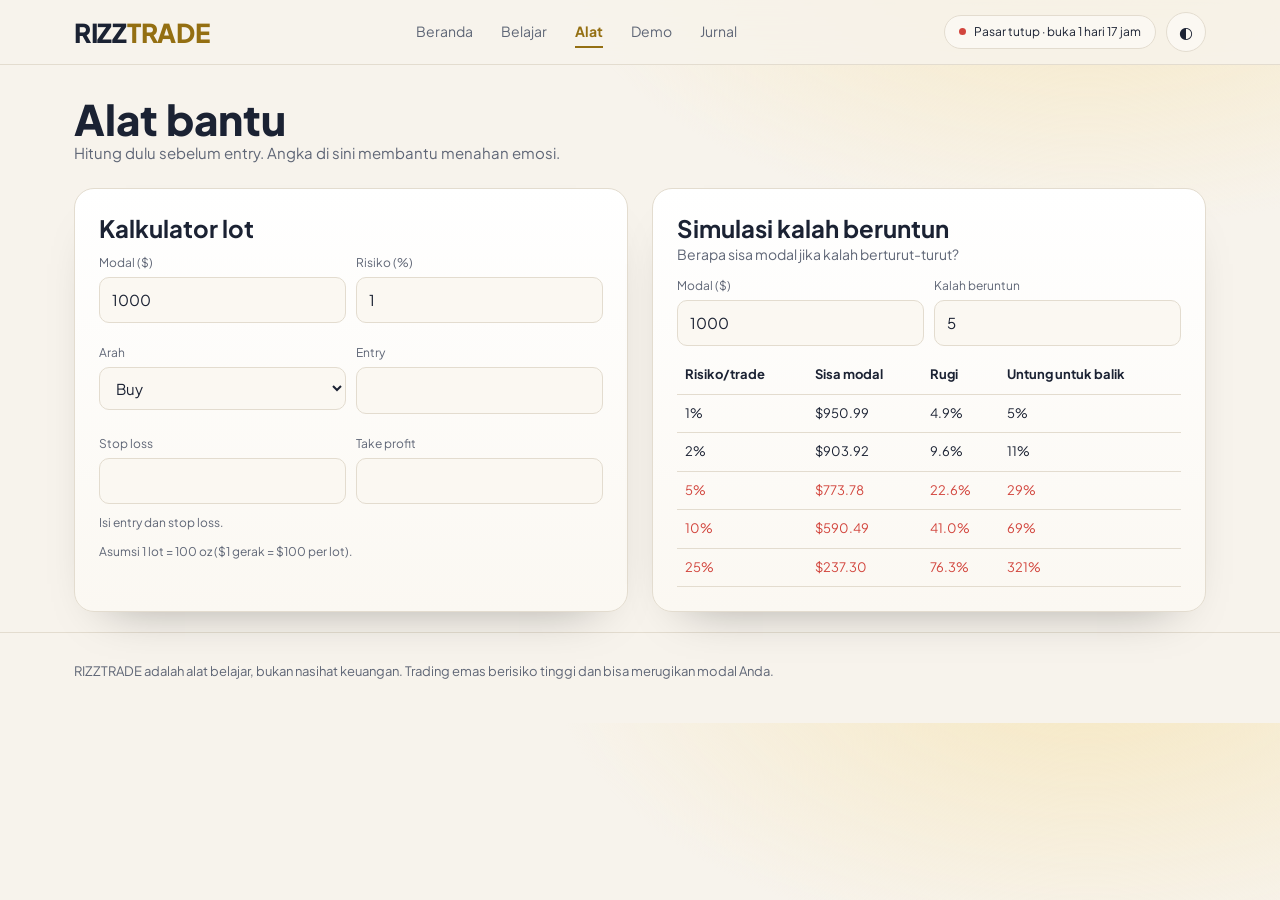
<file: rizztrade/alat.html>
<!DOCTYPE html><html lang="id"><head><meta charset="utf-8"><meta name="viewport" content="width=device-width, initial-scale=1, viewport-fit=cover"><title>Alat · RIZZTRADE</title><link rel="preconnect" href="https://fonts.googleapis.com"><link rel="preconnect" href="https://fonts.gstatic.com" crossorigin><link href="https://fonts.googleapis.com/css2?family=Plus+Jakarta+Sans:wght@400;500;700;800&display=swap" rel="stylesheet"><link rel="stylesheet" href="style.css"><script src="theme.js"></script></head><body><script src="common.js"></script><main class="w page"><h1>Alat bantu</h1><p class="mu">Hitung dulu sebelum entry. Angka di sini membantu menahan emosi.</p><div class="cols">
<div class="card"><h3>Kalkulator lot</h3><div class="f2"><div><label for="kb">Modal ($)</label><input id="kb" type="number" value="1000"></div><div><label for="kr">Risiko (%)</label><input id="kr" type="number" value="1" step="0.1"></div><div><label for="kd">Arah</label><select id="kd"><option value="1">Buy</option><option value="-1">Sell</option></select></div><div><label for="ke">Entry</label><input id="ke" type="number" step="0.01"></div><div><label for="ks">Stop loss</label><input id="ks" type="number" step="0.01"></div><div><label for="kt">Take profit</label><input id="kt" type="number" step="0.01"></div></div><div id="ko" style="margin-top:10px"></div><div class="note">Asumsi 1 lot = 100 oz ($1 gerak = $100 per lot).</div></div>
<div class="card"><h3>Simulasi kalah beruntun</h3><p class="mu" style="font-size:14px">Berapa sisa modal jika kalah berturut-turut?</p><div class="f2"><div><label for="sm">Modal ($)</label><input id="sm" type="number" value="1000"></div><div><label for="sn">Kalah beruntun</label><input id="sn" type="number" value="5"></div></div><div class="tbl" style="margin-top:10px"><table><thead><tr><th>Risiko/trade</th><th>Sisa modal</th><th>Rugi</th><th>Untung untuk balik</th></tr></thead><tbody id="tb"></tbody></table></div></div></div></main><footer><div class="w">RIZZTRADE adalah alat belajar, bukan nasihat keuangan. Trading emas berisiko tinggi dan bisa merugikan modal Anda.</div></footer><script>const $=i=>document.getElementById(i),f=(n,d=2)=>Number(n).toLocaleString("en-US",{minimumFractionDigits:d,maximumFractionDigits:d});
function kalk(){const B=+$("kb").value,R=+$("kr").value,D=+$("kd").value,E=+$("ke").value,S=+$("ks").value,T=+$("kt").value,o=$("ko");if(!(E&&S)){o.innerHTML='<div class="note">Isi entry dan stop loss.</div>';return}
const sd=(E-S)*D;if(sd<=0){o.innerHTML='<div class="note dn">Stop loss harus di bawah entry untuk Buy, atau di atas entry untuk Sell.</div>';return}
const risk=B*R/100,lot=risk/(sd*100);let h=(R>2?'<div class="note dn">Risiko di atas 2% per trade berbahaya untuk pemula.</div>':'')+`<div class="row"><span>Risiko maksimal</span><b>$${f(risk)}</b></div><div class="row"><span>Jarak stop loss</span><b>$${f(sd)}</b></div><div class="row"><span>Lot disarankan</span><b style="color:var(--ac)">${f(lot)}</b></div>`;
if(T){const td=(T-E)*D;h+=td>0?`<div class="row"><span>Potensi untung</span><b class="up">$${f(td*100*lot)}</b></div><div class="row"><span>Risk : Reward</span><b>1 : ${f(td/sd)}</b></div>`:'<div class="note dn">Take profit di sisi yang salah.</div>'}o.innerHTML=h}
["kb","kr","kd","ke","ks","kt"].forEach(i=>$(i).oninput=kalk);kalk();
function sim(){const M=+$("sm").value,n=+$("sn").value;$("tb").innerHTML=[1,2,5,10,25].map(r=>{const l=M*Math.pow(1-r/100,n),ls=1-l/M;return`<tr class="${r>2?"dn":""}"><td>${r}%</td><td>$${f(l)}</td><td>${f(ls*100,1)}%</td><td>${f((1/(1-ls)-1)*100,0)}%</td></tr>`}).join("")}
["sm","sn"].forEach(i=>$(i).oninput=sim);sim();</script></body></html>
</file>
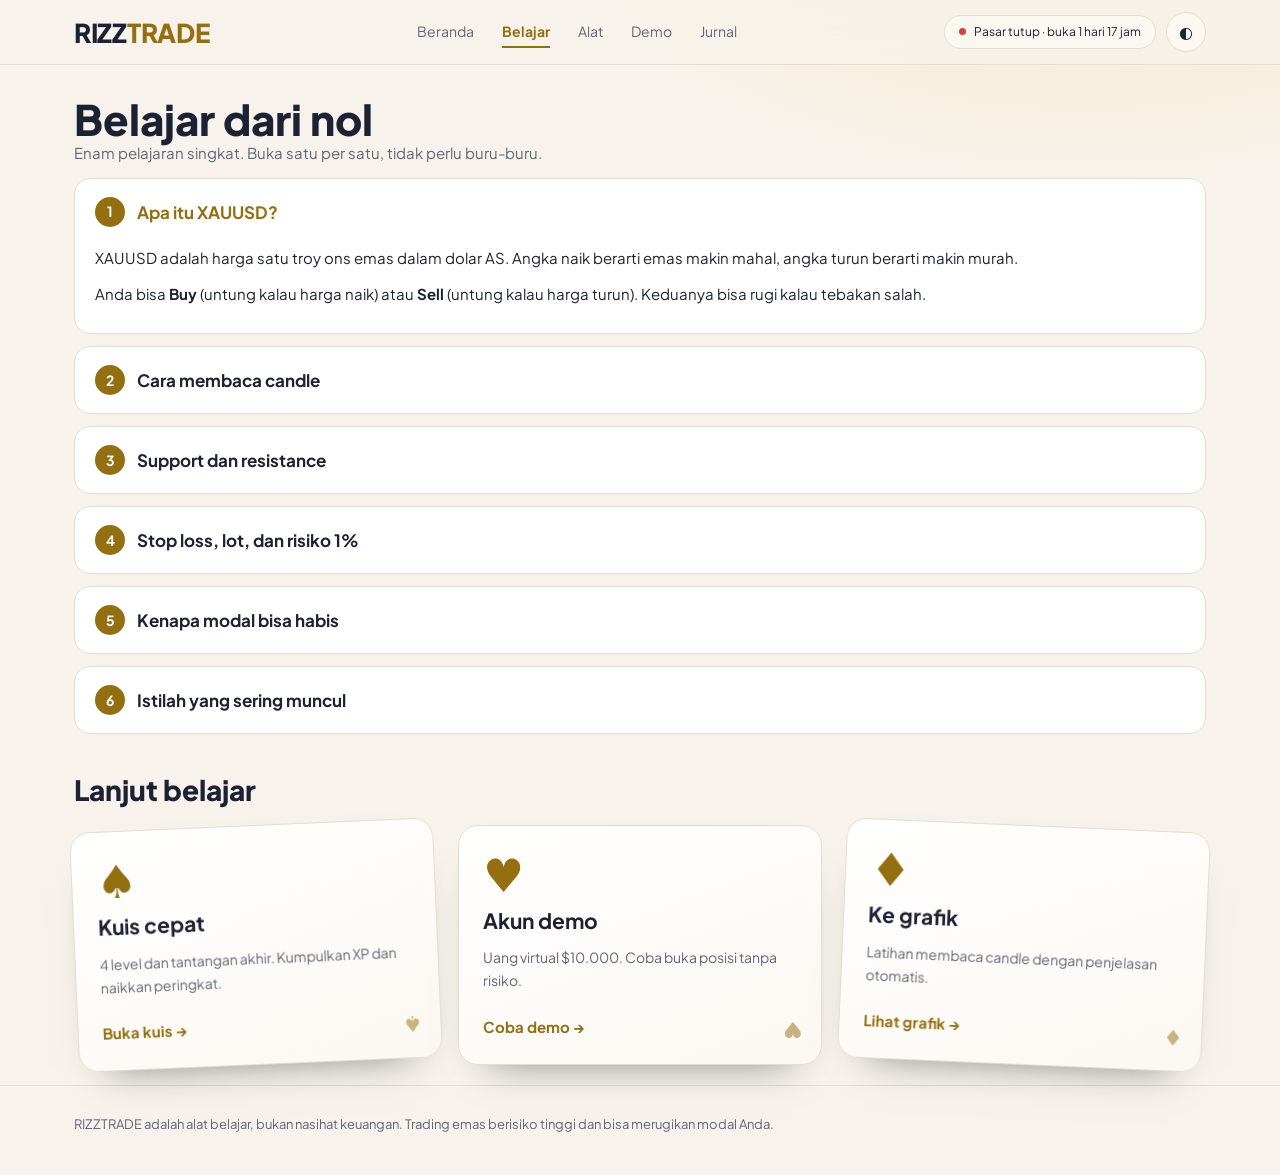
<file: rizztrade/belajar.html>
<!DOCTYPE html><html lang="id"><head><meta charset="utf-8"><meta name="viewport" content="width=device-width, initial-scale=1, viewport-fit=cover"><title>Belajar · RIZZTRADE</title><link rel="preconnect" href="https://fonts.googleapis.com"><link rel="preconnect" href="https://fonts.gstatic.com" crossorigin><link href="https://fonts.googleapis.com/css2?family=Plus+Jakarta+Sans:wght@400;500;700;800&display=swap" rel="stylesheet"><link rel="stylesheet" href="style.css"><script src="theme.js"></script></head><body><script src="common.js"></script><main class="w page"><h1>Belajar dari nol</h1><p class="mu">Enam pelajaran singkat. Buka satu per satu, tidak perlu buru-buru.</p><details class="ls" open><summary><span class="n">1</span>Apa itu XAUUSD?</summary><div class="bd"><p>XAUUSD adalah harga satu troy ons emas dalam dolar AS. Angka naik berarti emas makin mahal, angka turun berarti makin murah.</p><p>Anda bisa <b>Buy</b> (untung kalau harga naik) atau <b>Sell</b> (untung kalau harga turun). Keduanya bisa rugi kalau tebakan salah.</p></div></details><details class="ls"><summary><span class="n">2</span>Cara membaca candle</summary><div class="bd"><p>Satu candle merangkum satu periode waktu: harga buka, tutup, tertinggi, dan terendah. Hijau berarti harga naik, merah berarti turun.</p><svg viewBox="0 0 360 250" width="100%" style="max-width:380px" role="img" aria-label="Anatomi candle"><g stroke-width="2"><line x1="80" y1="20" x2="80" y2="230" stroke="var(--up)"/><rect x="58" y="80" width="44" height="100" fill="var(--up)" rx="2"/><line x1="260" y1="20" x2="260" y2="230" stroke="var(--dn)"/><rect x="238" y="70" width="44" height="100" fill="var(--dn)" rx="2"/></g><g fill="var(--tx)" font-size="12" font-family="Plus Jakarta Sans,sans-serif"><text x="110" y="24">Tertinggi</text><text x="110" y="94">Tutup</text><text x="110" y="184">Buka</text><text x="110" y="234">Terendah</text><text x="80" y="248" text-anchor="middle" fill="var(--up)">Naik</text><text x="260" y="248" text-anchor="middle" fill="var(--dn)">Turun</text></g></svg><p>Badan adalah jarak buka ke tutup. Ekor adalah harga tertinggi dan terendah yang sempat disentuh. Ekor panjang berarti harga sempat ditolak.</p></div></details><details class="ls"><summary><span class="n">3</span>Support dan resistance</summary><div class="bd"><p><b>Support</b> adalah area tempat harga sering memantul naik. <b>Resistance</b> adalah area tempat harga sering tertahan turun. Di grafik, keduanya digambar sebagai garis putus-putus.</p><p>Level bukan tembok. Kalau ditembus, harga bisa lanjut jauh. Karena itu stop loss tetap wajib.</p></div></details><details class="ls"><summary><span class="n">4</span>Stop loss, lot, dan risiko 1%</summary><div class="bd"><p><b>Stop loss</b> adalah batas rugi. Saat harga menyentuhnya, posisi ditutup otomatis. Pasang sebelum masuk, bukan sesudahnya.</p><p>Aturan umum: risiko maksimal 1–2% modal per trade. Modal $1.000 dengan risiko 1% berarti rugi maksimal $10. Jika stop loss berjarak $10, lotnya 0.01.</p><p>Catatan jujur: dengan modal sangat kecil, lot minimum di emas bisa membuat risiko 1% mustahil dijaga. Pertimbangkan akun demo atau akun cent dulu. Hitung lotnya di <a href='alat.html' style='color:var(--ac)'>halaman Alat</a>.</p></div></details><details class="ls"><summary><span class="n">5</span>Kenapa modal bisa habis</summary><div class="bd"><p>Penyebab paling umum: tanpa stop loss, lot terlalu besar, terlalu sering trade, dan balas dendam setelah rugi (<i>revenge trading</i>).</p><p>Rugi itu tidak simetris. Makin dalam rugi, makin besar untung yang dibutuhkan untuk kembali:</p><div class='tbl'><table><tr><th>Rugi</th><th>Untung untuk balik modal</th></tr><tr><td>10%</td><td>11%</td></tr><tr><td>25%</td><td>33%</td></tr><tr><td>50%</td><td>100%</td></tr><tr><td>90%</td><td>900%</td></tr></table></div><p style='margin-top:10px'>Coba <a href='alat.html' style='color:var(--ac)'>simulasi di halaman Alat</a> untuk melihat apa yang terjadi jika kalah beruntun.</p></div></details><details class="ls"><summary><span class="n">6</span>Istilah yang sering muncul</summary><div class="bd"><dl><dt>Lot</dt><dd>Ukuran posisi. Di emas, 1 lot = 100 oz, jadi gerak $1 = $100 per lot.</dd><dt>Leverage</dt><dd>Pinjaman dari broker agar bisa membuka posisi lebih besar. Untung dan rugi ikut membesar.</dd><dt>Margin call</dt><dd>Peringatan atau penutupan paksa saat modal tidak cukup menahan posisi.</dd><dt>Spread</dt><dd>Selisih harga beli dan jual. Itulah biaya setiap masuk posisi.</dd><dt>Akun demo</dt><dd>Akun latihan dengan uang virtual. Sangat disarankan untuk pemula.</dd></dl></div></details><h2 style="margin-top:40px;font-size:28px">Lanjut belajar</h2><div class="kcs"><a class="kc" data-s="♠" href="kuis.html"><i>♠</i><b>Kuis cepat</b><span>4 level dan tantangan akhir. Kumpulkan XP dan naikkan peringkat.</span><em>Buka kuis →</em></a><a class="kc" data-s="♥" href="demo.html"><i>♥</i><b>Akun demo</b><span>Uang virtual $10.000. Coba buka posisi tanpa risiko.</span><em>Coba demo →</em></a><a class="kc" data-s="♦" href="index.html"><i>♦</i><b>Ke grafik</b><span>Latihan membaca candle dengan penjelasan otomatis.</span><em>Lihat grafik →</em></a></div></main><footer><div class="w">RIZZTRADE adalah alat belajar, bukan nasihat keuangan. Trading emas berisiko tinggi dan bisa merugikan modal Anda.</div></footer></body></html>
</file>
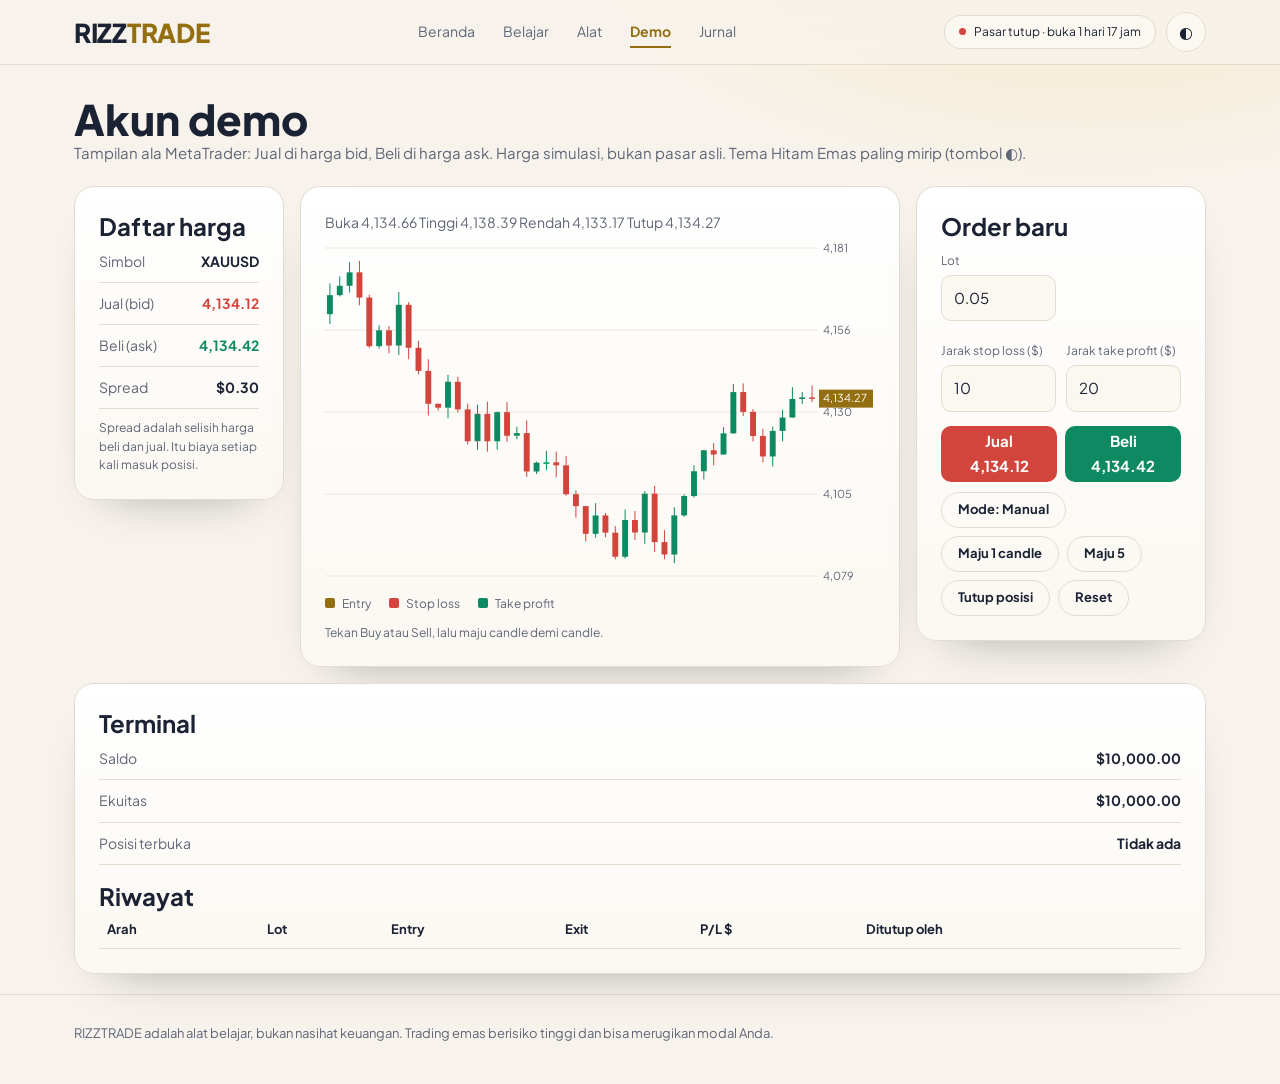
<file: rizztrade/demo.html>
<!DOCTYPE html><html lang="id"><head><meta charset="utf-8"><meta name="viewport" content="width=device-width, initial-scale=1, viewport-fit=cover"><title>Demo · RIZZTRADE</title><link rel="preconnect" href="https://fonts.googleapis.com"><link rel="preconnect" href="https://fonts.gstatic.com" crossorigin><link href="https://fonts.googleapis.com/css2?family=Plus+Jakarta+Sans:wght@400;500;700;800&display=swap" rel="stylesheet"><link rel="stylesheet" href="style.css"><script src="theme.js"></script></head><body><script src="common.js"></script><main class="w page"><h1>Akun demo</h1><p class="mu">Tampilan ala MetaTrader: Jual di harga bid, Beli di harga ask. Harga simulasi, bukan pasar asli. Tema Hitam Emas paling mirip (tombol ◐).</p>
<div class="mt"><div class="card"><h3>Daftar harga</h3><div class="row"><span>Simbol</span><b>XAUUSD</b></div><div class="row"><span>Jual (bid)</span><b class="dn" id="bid"></b></div><div class="row"><span>Beli (ask)</span><b class="up" id="ask"></b></div><div class="row"><span>Spread</span><b>$0.30</b></div><div class="note">Spread adalah selisih harga beli dan jual. Itu biaya setiap kali masuk posisi.</div></div>
<div class="card ch"><div id="oh" class="mu" style="font-size:14px;margin-bottom:8px"></div><canvas id="cv" aria-label="Grafik simulasi"></canvas><div class="leg"><span style="--c:var(--ac)">Entry</span><span style="--c:var(--dn)">Stop loss</span><span style="--c:var(--up)">Take profit</span></div><div class="note" id="msg"></div></div>
<div class="card"><h3>Order baru</h3><div class="f2"><div><label for="dl">Lot</label><input id="dl" type="number" step="0.01" value="0.05"></div><div></div><div><label for="ds">Jarak stop loss ($)</label><input id="ds" type="number" value="10"></div><div><label for="dt">Jarak take profit ($)</label><input id="dt" type="number" value="20"></div></div>
<div style="display:flex;gap:8px;margin-top:14px"><button class="sell" id="se">Jual<b id="sb"></b></button><button class="buy" id="by">Beli<b id="sa"></b></button></div>
<div style="display:flex;gap:8px;margin-top:10px;flex-wrap:wrap"><button class="chip" id="md">Mode: Manual</button><select id="sp" style="display:none;width:auto;min-height:40px"><option value="1000">1x</option><option value="500">2x</option><option value="200">5x</option></select><button class="chip" id="n1">Maju 1 candle</button><button class="chip" id="n5">Maju 5</button><button class="chip" id="cl">Tutup posisi</button><button class="chip" id="rs">Reset</button></div></div></div>
<div class="card" style="margin-top:16px"><h3>Terminal</h3><div class="row"><span>Saldo</span><b id="bal"></b></div><div class="row"><span>Ekuitas</span><b id="eq"></b></div><div class="row"><span>Posisi terbuka</span><b id="ps" style="text-align:right"></b></div><h3 style="margin-top:16px">Riwayat</h3><div class="tbl"><table><thead><tr><th>Arah</th><th>Lot</th><th>Entry</th><th>Exit</th><th>P/L $</th><th>Ditutup oleh</th></tr></thead><tbody id="hb"></tbody></table></div></div></main><footer><div class="w">RIZZTRADE adalah alat belajar, bukan nasihat keuangan. Trading emas berisiko tinggi dan bisa merugikan modal Anda.</div></footer><script>const $=i=>document.getElementById(i),cv=$("cv"),cx=cv.getContext("2d"),f=(n,d=2)=>Number(n).toLocaleString("en-US",{minimumFractionDigits:d,maximumFractionDigits:d}),V=k=>getComputedStyle(document.documentElement).getPropertyValue(k).trim();
let C,bal,pos,hist;
const g=()=>(Math.random()+Math.random()+Math.random()-1.5)*1.6,msg=t=>$("msg").textContent=t,pnl=(p,x)=>(x-p.e)*p.d*100*p.l;
function nxt(){const o=C[C.length-1].c,c=o+g()*9;C.push({o,h:Math.max(o,c)+Math.random()*4,l:Math.min(o,c)-Math.random()*4,c})}
function reset(){if(typeof setMode==="function")setMode(false);C=[{o:4170,h:4176,l:4166,c:4172}];for(let i=0;i<60;i++)nxt();bal=10000;pos=null;hist=[];msg("Tekan Buy atau Sell, lalu maju candle demi candle.");ui()}
function close(x,w){const p=pnl(pos,x);bal+=p;hist.unshift({d:pos.d,l:pos.l,e:pos.e,x,p,w});pos=null;msg(w+": hasil "+(p>=0?"+":"-")+"$"+f(Math.abs(p))+(bal<=0?". Saldo demo habis, tekan Reset.":"."))}
function chk(){const k=C[C.length-1];if(!pos)return;const d=pos.d,sl=d>0?k.l<=pos.s:k.h>=pos.s,tp=d>0?k.h>=pos.t:k.l<=pos.t;if(sl)close(pos.s,"Stop loss");else if(tp)close(pos.t,"Take profit")}
function step(){nxt();chk()}
function open(d){if(pos){msg("Tutup posisi yang ada dulu.");return}const l=+$("dl").value,s=+$("ds").value,t=+$("dt").value,e=C[C.length-1].c+d*.15;if(!(l>0&&s>0&&t>0)){msg("Isi lot, jarak stop loss, dan jarak take profit.");return}
pos={d,l,e,s:e-d*s,t:e+d*t};const r=s*100*l;msg(r>bal*.02?"Perhatian: risiko $"+f(r)+" lebih dari 2% saldo. Itu terlalu besar untuk pemula.":"Posisi dibuka. Risiko maksimal $"+f(r)+".");ui()}
function draw(){const dpr=devicePixelRatio||1,W=cv.clientWidth,H=cv.clientHeight;cv.width=W*dpr;cv.height=H*dpr;cx.setTransform(dpr,0,0,dpr,0,0);cx.clearRect(0,0,W,H);
const S=C.slice(-50),up=V("--up"),dn=V("--dn"),ac=V("--ac"),mu=V("--mu"),gr=V("--gr"),vs=S.flatMap(x=>[x.h,x.l]);if(pos)vs.push(pos.s,pos.t,pos.e);
const mx=Math.max(...vs)+4,mn=Math.min(...vs)-4,pr=58,st=(W-pr)/50,Y=v=>6+(mx-v)/(mx-mn)*(H-12);cx.font="11px Plus Jakarta Sans,sans-serif";cx.textBaseline="middle";
for(let i=0;i<=4;i++){const v=mn+(mx-mn)*i/4,y=Y(v);cx.strokeStyle=gr;cx.beginPath();cx.moveTo(0,y);cx.lineTo(W-pr,y);cx.stroke();cx.fillStyle=mu;cx.fillText(f(v,0),W-pr+6,y)}
S.forEach((x,i)=>{const px=st*(i+.5),c=x.c>=x.o?up:dn,bw=Math.max(2,st*.6);cx.strokeStyle=c;cx.fillStyle=c;cx.beginPath();cx.moveTo(px,Y(x.h));cx.lineTo(px,Y(x.l));cx.stroke();const t=Y(Math.max(x.o,x.c));cx.fillRect(px-bw/2,t,bw,Math.max(1.5,Y(Math.min(x.o,x.c))-t))});
if(pos)[[pos.e,ac,"Entry"],[pos.s,dn,"SL"],[pos.t,up,"TP"]].forEach(([v,c,t])=>{const y=Y(v);cx.strokeStyle=c;cx.setLineDash([6,4]);cx.beginPath();cx.moveTo(0,y);cx.lineTo(W-pr,y);cx.stroke();cx.setLineDash([]);cx.fillStyle=c;cx.fillText(t,4,y-8)});
const l=C[C.length-1],y=Y(l.c);cx.fillStyle=ac;cx.fillRect(W-pr+2,y-9,pr-4,18);cx.fillStyle=V("--on");cx.fillText(f(l.c),W-pr+6,y)}
function ui(){const l=C[C.length-1],fl=pos?pnl(pos,l.c-pos.d*.15):0;$("bal").textContent="$"+f(bal);$("bid").textContent=$("sb").textContent=f(l.c-.15);$("ask").textContent=$("sa").textContent=f(l.c+.15);$("oh").textContent="Buka "+f(l.o)+"   Tinggi "+f(l.h)+"   Rendah "+f(l.l)+"   Tutup "+f(l.c);$("eq").textContent="$"+f(bal+fl);
$("ps").innerHTML=pos?(pos.d>0?"Buy ":"Sell ")+pos.l+" lot @ "+f(pos.e)+'<br><span class="'+(fl>=0?"up":"dn")+'">'+(fl>=0?"+":"-")+"$"+f(Math.abs(fl))+"</span>":"Tidak ada";
const tb=$("hb");tb.replaceChildren();hist.slice(0,10).forEach(h=>{const tr=document.createElement("tr");[h.d>0?"Buy":"Sell",h.l,f(h.e),f(h.x),f(h.p),h.w].forEach((v,i)=>{const td=document.createElement("td");td.textContent=v;if(i===4)td.className=h.p>=0?"up":"dn";tr.append(td)});tb.append(tr)});draw()}
let tm=null,tk=0;
function tick(){if(document.hidden)return;const k=C[C.length-1],c=k.c+g()*2.5;k.c=c;k.h=Math.max(k.h,c);k.l=Math.min(k.l,c);if(++tk%6===0)nxt();chk();if(bal<=0)setMode(false);ui()}
function setMode(a){clearInterval(tm);tm=null;$("md").textContent="Mode: "+(a?"Otomatis":"Manual");$("md").classList.toggle("on",a);$("sp").style.display=a?"":"none";if(a){tm=setInterval(tick,+$("sp").value);msg("Mode otomatis: harga bergerak sendiri. Pantau posisi Anda.")}}
$("md").onclick=()=>setMode(!tm);$("sp").onchange=()=>{if(tm)setMode(true)};
$("by").onclick=()=>open(1);$("se").onclick=()=>open(-1);$("n1").onclick=()=>{step();ui()};$("n5").onclick=()=>{for(let i=0;i<5;i++)step();ui()};
$("cl").onclick=()=>{if(pos){close(C[C.length-1].c-pos.d*.15,"Ditutup manual");ui()}};$("rs").onclick=reset;addEventListener("resize",draw);new MutationObserver(draw).observe(document.documentElement,{attributes:true});reset();</script></body></html>
</file>
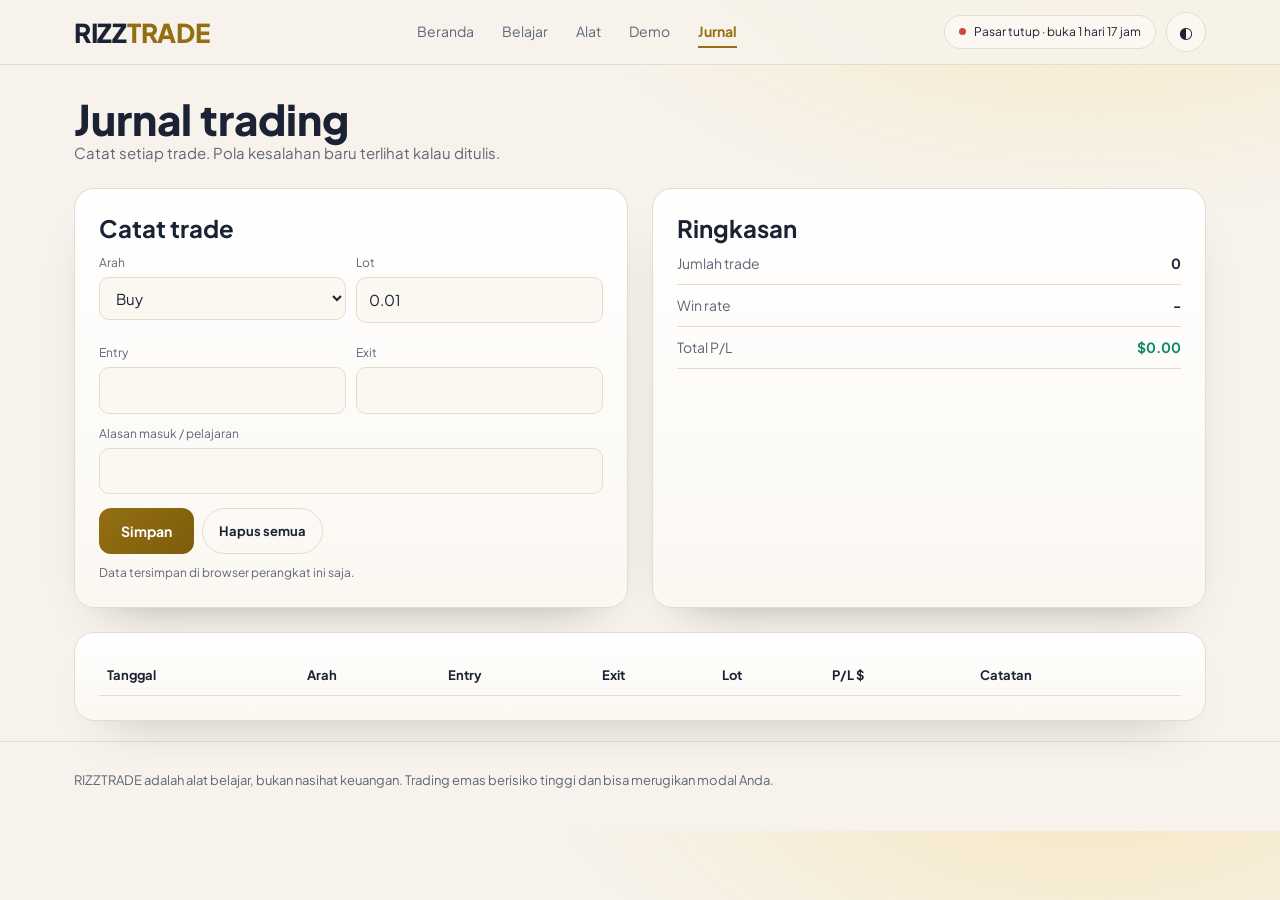
<file: rizztrade/jurnal.html>
<!DOCTYPE html><html lang="id"><head><meta charset="utf-8"><meta name="viewport" content="width=device-width, initial-scale=1, viewport-fit=cover"><title>Jurnal · RIZZTRADE</title><link rel="preconnect" href="https://fonts.googleapis.com"><link rel="preconnect" href="https://fonts.gstatic.com" crossorigin><link href="https://fonts.googleapis.com/css2?family=Plus+Jakarta+Sans:wght@400;500;700;800&display=swap" rel="stylesheet"><link rel="stylesheet" href="style.css"><script src="theme.js"></script></head><body><script src="common.js"></script><main class="w page"><h1>Jurnal trading</h1><p class="mu">Catat setiap trade. Pola kesalahan baru terlihat kalau ditulis.</p><div class="cols"><div class="card"><h3>Catat trade</h3><div class="f2"><div><label for="jd">Arah</label><select id="jd"><option value="1">Buy</option><option value="-1">Sell</option></select></div><div><label for="jl">Lot</label><input id="jl" type="number" step="0.01" value="0.01"></div><div><label for="je">Entry</label><input id="je" type="number" step="0.01"></div><div><label for="jx">Exit</label><input id="jx" type="number" step="0.01"></div></div><label for="jn">Alasan masuk / pelajaran</label><input id="jn" type="text" maxlength="140"><div style="display:flex;gap:8px;margin-top:14px"><button class="btn" id="ja">Simpan</button><button class="chip" id="jc">Hapus semua</button></div><div class="note">Data tersimpan di browser perangkat ini saja.</div></div><div class="card"><h3>Ringkasan</h3><div id="js"></div></div></div><div class="card tbl" style="margin-top:24px"><table><thead><tr><th>Tanggal</th><th>Arah</th><th>Entry</th><th>Exit</th><th>Lot</th><th>P/L $</th><th>Catatan</th></tr></thead><tbody id="jb"></tbody></table></div></main><footer><div class="w">RIZZTRADE adalah alat belajar, bukan nasihat keuangan. Trading emas berisiko tinggi dan bisa merugikan modal Anda.</div></footer><script>const $=i=>document.getElementById(i),f=(n,d=2)=>Number(n).toLocaleString("en-US",{minimumFractionDigits:d,maximumFractionDigits:d});
const g=()=>{try{return JSON.parse(localStorage.getItem("rz_j")||"[]")}catch(e){return[]}},sv=a=>{try{localStorage.setItem("rz_j",JSON.stringify(a))}catch(e){}};
function jr(){const a=g(),tb=$("jb");tb.replaceChildren();a.slice().reverse().forEach(x=>{const tr=document.createElement("tr");[x.t,x.d>0?"Buy":"Sell",f(x.e),f(x.x),x.l,f(x.p),x.n].forEach((v,i)=>{const td=document.createElement("td");td.textContent=v;if(i===5)td.className=x.p>=0?"up":"dn";tr.append(td)});tb.append(tr)});
const w=a.filter(x=>x.p>0).length,t=a.reduce((s,x)=>s+x.p,0);$("js").innerHTML=`<div class="row"><span>Jumlah trade</span><b>${a.length}</b></div><div class="row"><span>Win rate</span><b>${a.length?Math.round(w/a.length*100)+"%":"-"}</b></div><div class="row"><span>Total P/L</span><b class="${t>=0?"up":"dn"}">$${f(t)}</b></div>`}
$("ja").onclick=()=>{const d=+$("jd").value,e=+$("je").value,x=+$("jx").value,l=+$("jl").value;if(!(e&&x&&l))return;const a=g();a.push({t:new Date().toLocaleDateString("id-ID"),d,e,x,l,p:(x-e)*d*100*l,n:$("jn").value});sv(a);$("jn").value="";jr()};
$("jc").onclick=()=>{if(confirm("Hapus semua jurnal?")){sv([]);jr()}};jr();</script></body></html>
</file>
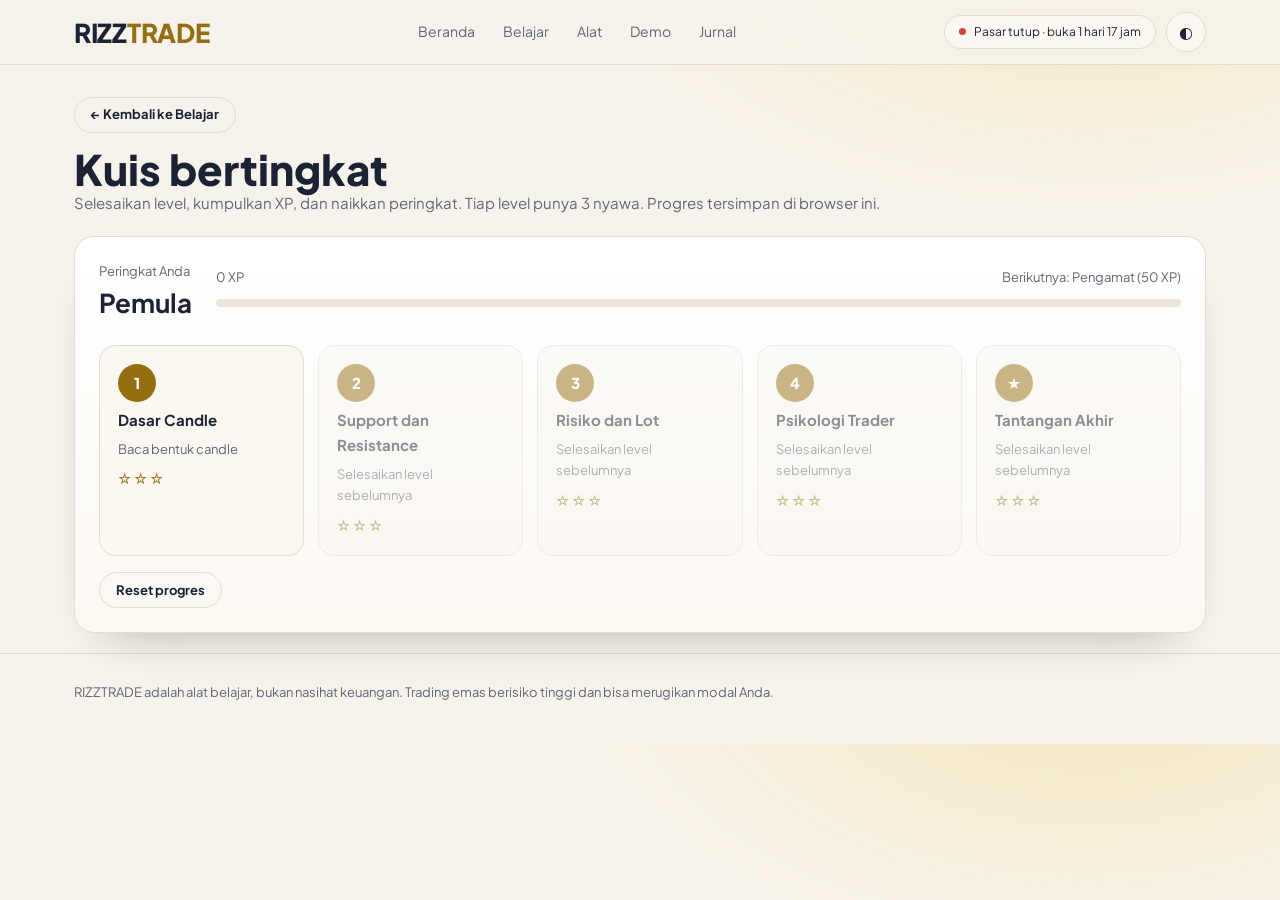
<file: rizztrade/kuis.html>
<!DOCTYPE html><html lang="id"><head><meta charset="utf-8"><meta name="viewport" content="width=device-width, initial-scale=1, viewport-fit=cover"><title>Kuis · RIZZTRADE</title><link rel="preconnect" href="https://fonts.googleapis.com"><link rel="preconnect" href="https://fonts.gstatic.com" crossorigin><link href="https://fonts.googleapis.com/css2?family=Plus+Jakarta+Sans:wght@400;500;700;800&display=swap" rel="stylesheet"><link rel="stylesheet" href="style.css"><script src="theme.js"></script></head><body><script src="common.js"></script><main class="w page"><p><a class="chip" href="belajar.html">← Kembali ke Belajar</a></p><h1 style="margin-top:14px">Kuis bertingkat</h1><p class="mu">Selesaikan level, kumpulkan XP, dan naikkan peringkat. Tiap level punya 3 nyawa. Progres tersimpan di browser ini.</p><div class="card" style="margin-top:20px"><div id="qz"></div></div></main><footer><div class="w">RIZZTRADE adalah alat belajar, bukan nasihat keuangan. Trading emas berisiko tinggi dan bisa merugikan modal Anda.</div></footer><script>const $=i=>document.getElementById(i),box=$("qz");
const L=[
{n:"Dasar Candle",d:"Baca bentuk candle",q:[
{v:[4150,4170,4145,4165],q:"Candle ini hijau. Artinya apa?",o:["Harga tutup lebih tinggi dari harga buka","Harga pasti naik besok","Pasar sedang tutup"],a:0,e:"Hijau berarti harga tutup berada di atas harga buka."},
{v:[4160,4172,4150,4161],q:"Badannya sangat kecil dengan ekor di kedua sisi. Namanya?",o:["Doji","Engulfing","Hammer"],a:0,e:"Doji: pembeli dan penjual seimbang, pasar sedang ragu."},
{v:[4162,4166,4140,4165],q:"Ekor bawah sangat panjang. Artinya?",o:["Harga sempat jatuh, lalu dibeli kembali","Harga pasti terus turun","Tidak ada artinya"],a:0,e:"Ekor panjang menunjukkan harga ditolak di area bawah."},
{q:"Apa yang disebut badan candle?",o:["Jarak harga buka ke harga tutup","Harga tertinggi hari itu","Jumlah transaksi"],a:0,e:"Badan adalah jarak buka ke tutup. Ekor adalah rentang tertinggi dan terendah."},
{v:[4170,4172,4148,4150],q:"Badan merah besar tanpa ekor panjang menandakan?",o:["Penjual mendominasi","Pembeli mendominasi","Pasar libur"],a:0,e:"Harga turun kuat dari buka ke tutup, tanda penjual dominan."}]},
{n:"Support dan Resistance",d:"Level penting di grafik",q:[
{q:"Apa itu support?",o:["Area tempat harga sering memantul naik","Biaya dari broker","Jenis candle merah"],a:0,e:"Support adalah area harga sering tertahan jatuh."},
{q:"Harga berulang kali memantul naik dari 4,065. Level itu kemungkinan?",o:["Support","Resistance","Spread"],a:0,e:"Pantulan berulang dari bawah menandakan support."},
{q:"Apakah level support pasti menahan harga?",o:["Tidak, bisa saja tembus","Ya, selalu","Hanya di hari Jumat"],a:0,e:"Level hanya area probabilitas, bukan tembok."},
{q:"Kenapa stop loss tetap wajib walau ada support?",o:["Karena support bisa jebol","Supaya broker senang","Tidak wajib"],a:0,e:"Stop loss melindungi Anda saat level gagal menahan."},
{q:"Harga menembus resistance dan bertahan di atasnya. Resistance lama sering menjadi?",o:["Support","Spread","Lot"],a:0,e:"Level yang jebol sering berganti peran."}]},
{n:"Risiko dan Lot",d:"Hitung sebelum masuk",q:[
{q:"Risiko per trade yang umum disarankan untuk pemula?",o:["1–2% dari modal","20% dari modal","Seluruh modal"],a:0,e:"Risiko kecil membuat Anda bertahan saat kalah beruntun."},
{q:"Modal $1.000, risiko 1%. Rugi maksimal per trade?",o:["$10","$1","$100"],a:0,e:"1% dari $1.000 adalah $10."},
{q:"Modal $2.000, risiko 2%. Rugi maksimal per trade?",o:["$40","$4","$400"],a:0,e:"2% dari $2.000 adalah $40."},
{q:"Di emas, 1 lot = 100 oz. Harga bergerak $1, untung/rugi 1 lot?",o:["$100","$1","$10"],a:0,e:"100 oz dikali $1 sama dengan $100."},
{q:"Modal turun 50%. Untung yang dibutuhkan untuk kembali ke modal awal?",o:["100%","50%","75%"],a:0,e:"Dari 50 kembali ke 100 berarti naik 100%."},
{q:"Kapan stop loss sebaiknya dipasang?",o:["Sebelum atau saat entry","Setelah rugi besar","Tidak perlu"],a:0,e:"Tentukan batas rugi sebelum masuk, bukan sesudahnya."}]},
{n:"Psikologi Trader",d:"Kendalikan emosi",q:[
{q:"Apa itu revenge trading?",o:["Trading balas dendam setelah rugi, biasanya lot besar","Trading tenang sesuai rencana","Trading di akun demo"],a:0,e:"Ini salah satu penyebab terbesar modal habis."},
{q:"Rugi tiga kali beruntun. Langkah terbaik?",o:["Berhenti sejenak dan evaluasi","Gandakan lot","Hapus stop loss"],a:0,e:"Istirahat mencegah keputusan emosional."},
{q:"Menggeser stop loss makin jauh saat harga mendekat. Dampaknya?",o:["Berbahaya, kerugian bisa jauh lebih besar","Aman","Menambah untung"],a:0,e:"Stop loss ada untuk dipatuhi, bukan digeser karena berharap."},
{q:"Akun demo paling berguna untuk?",o:["Latihan tanpa risiko uang asli","Menjamin untung di akun asli","Mengganti belajar"],a:0,e:"Demo melatih mekanik dan disiplin, tapi emosinya beda dengan uang asli."},
{q:"Apa itu overtrading?",o:["Terlalu sering trade tanpa setup jelas","Trading dengan stop loss","Trading sekali seminggu"],a:0,e:"Makin sering trade tanpa alasan, makin banyak biaya dan salah langkah."}]},
{n:"Tantangan Akhir",d:"8 soal acak dari semua level",boss:1}];
const RK=[[0,"Pemula"],[50,"Pengamat"],[120,"Analis Muda"],[220,"Trader Disiplin"],[350,"Master Candle"]];
let P={xp:0,st:[0,0,0,0,0]},S;try{P=Object.assign(P,JSON.parse(localStorage.getItem("rz_quiz")||"{}"))}catch(e){}
const save=()=>{try{localStorage.setItem("rz_quiz",JSON.stringify(P))}catch(e){}},rk=()=>{let r=0;RK.forEach((x,i)=>{if(P.xp>=x[0])r=i});return r},
el=h=>{const d=document.createElement("div");d.innerHTML=h;return d},
shuf=a=>{a=a.slice();for(let i=a.length-1;i>0;i--){const j=Math.floor(Math.random()*(i+1));[a[i],a[j]]=[a[j],a[i]]}return a},
bt=(t,fn,c)=>{const b=document.createElement("button");b.className=c;b.textContent=t;b.onclick=fn;return b},
hs=h=>"♥".repeat(h)+"♡".repeat(3-h);
function cs(v){const[o,h,l,c]=v,lo=Math.min(l,o,c),hi=Math.max(h,o,c),Y=x=>8+(hi-x)/(hi-lo)*104,col=c>=o?"var(--up)":"var(--dn)";return`<svg width="90" height="120" viewBox="0 0 90 120" aria-hidden="true"><line x1="45" x2="45" y1="${Y(h)}" y2="${Y(l)}" stroke="${col}" stroke-width="3"/><rect x="29" y="${Y(Math.max(o,c))}" width="32" height="${Math.max(3,Y(Math.min(o,c))-Y(Math.max(o,c)))}" rx="2" fill="${col}"/></svg>`}
function conf(){for(let i=0;i<44;i++){const s=document.createElement("i");s.className="cf";s.style.cssText=`left:${Math.random()*100}vw;background:${["var(--ac)","var(--up)","var(--dn)","var(--tx)"][i%4]};animation-delay:${Math.random()*.6}s;animation-duration:${1.6+Math.random()*1.4}s`;document.body.append(s);setTimeout(()=>s.remove(),3600)}}
const openL=i=>i===0||(i<4?P.st[i-1]>0:P.st.slice(0,4).every(x=>x>0));
function map(){const r=rk(),nx=RK[r+1],lo=RK[r][0],pc=nx?Math.round((P.xp-lo)/(nx[0]-lo)*100):100;
box.replaceChildren(el(`<div class="lm-h"><div><div class="mu" style="font-size:13px">Peringkat Anda</div><b style="font-size:26px">${RK[r][1]}</b></div><div style="flex:1;min-width:200px"><div class="mu" style="display:flex;justify-content:space-between;font-size:13px"><span>${P.xp} XP</span><span>${nx?"Berikutnya: "+nx[1]+" ("+nx[0]+" XP)":"Peringkat tertinggi"}</span></div><div class="meter"><i style="width:${pc}%"></i></div></div></div>`));
const g=document.createElement("div");g.className="lm";
L.forEach((l,i)=>{const o=openL(i),b=document.createElement("button");b.className="lc";b.disabled=!o;b.innerHTML=`<span class="lv">${l.boss?"★":i+1}</span><b>${l.n}</b><span class="mu" style="font-size:13px">${o?l.d:"Selesaikan level sebelumnya"}</span><span class="stars">${"★".repeat(P.st[i])+"☆".repeat(3-P.st[i])}</span>`;b.onclick=()=>start(i);g.append(b)});
const rs=bt("Reset progres",()=>{if(confirm("Hapus semua progres kuis?")){P={xp:0,st:[0,0,0,0,0]};save();map()}},"chip");rs.style.marginTop="16px";box.append(g,rs)}
function start(i){const l=L[i];let qs=l.boss?shuf(L.slice(0,4).flatMap(x=>x.q)).slice(0,8):shuf(l.q);S={i,qs,k:0,h:3,st:0,gain:0};ask()}
function ask(){const q=S.qs[S.k],o=shuf(q.o.map((t,j)=>({t,c:j===q.a}))),ps=[];let done=0;
box.replaceChildren(el(`<div class="qb"><span class="mu">Soal ${S.k+1} dari ${S.qs.length}</span><span class="hrt" id="hr">${hs(S.h)}</span><span class="mu">${S.st>=3?"Beruntun x"+S.st:""}</span></div><div class="meter"><i style="width:${S.k/S.qs.length*100}%"></i></div>${q.v?'<div style="text-align:center;margin:10px 0">'+cs(q.v)+"</div>":""}<p style="margin:10px 0"><b>${q.q}</b></p>`));
const ex=document.createElement("div");ex.className="note";ex.style.fontSize="14px";
const nx=bt("Lanjut",()=>{S.k++;if(S.h<=0||S.k>=S.qs.length)end();else ask()},"btn");nx.style.cssText="display:none;margin-top:10px";
o.forEach(x=>{const b=bt(x.t,()=>{if(done)return;done=1;
if(x.c){S.st++;S.gain+=10+(S.st>=3?5:0);b.classList.add("ok");ex.textContent="Benar! "+q.e}
else{S.st=0;S.h--;b.classList.add("no","shake");ps.find(z=>z.x.c).b.classList.add("ok");ex.textContent="Belum tepat. "+q.e;$("hr").textContent=hs(S.h)}
nx.style.display="inline-block"},"opt");ps.push({x,b});box.append(b)});box.append(ex,nx)}
function end(){const win=S.h>0,stars=win?S.h:0,first=win&&P.st[S.i]===0,r0=rk();let xp=S.gain;if(win){xp+=stars*5+(first?20:0);if(stars>P.st[S.i])P.st[S.i]=stars}P.xp+=xp;save();const up=rk()>r0;
box.replaceChildren(el(`<div style="text-align:center;padding:10px 0"><div class="stars" style="font-size:44px">${win?"★".repeat(stars)+"☆".repeat(3-stars):"✕"}</div><b style="font-size:26px">${win?(L[S.i].boss?"Tantangan selesai!":"Level selesai!"):"Nyawa habis"}</b><p class="mu">${win?"Nyawa tersisa "+S.h+" dari 3.":"Tidak apa-apa. Baca penjelasannya lalu coba lagi."}</p><div class="row"><span>XP didapat</span><b class="up">+${xp}</b></div>${first?'<div class="note">Bonus level pertama kali: +20 XP</div>':""}${up?'<div class="note" style="font-size:15px">Naik peringkat: <b style="color:var(--ac)">'+RK[rk()][1]+"</b></div>":""}</div>`));
const a=document.createElement("div");a.style.cssText="display:flex;gap:8px;justify-content:center;flex-wrap:wrap;margin-top:8px";a.append(bt("Coba lagi",()=>start(S.i),"chip"),bt("Peta level",map,"btn"));box.append(a);if(win&&(stars===3||L[S.i].boss))conf()}
map();</script></body></html>
</file>
<file: rizztrade/style.css>
:root,[data-theme="gading"]{--bg:#f7f3ec;--cd:#fff;--c2:#fbf8f2;--bd:#e3dccf;--tx:#1b2233;--mu:#5f6676;--ac:#946f12;--ac2:#7d5c0b;--on:#fff;--up:#0e8a62;--dn:#d2453d;--gr:#ece6da;--lv:#8a93a8;--gl:#f6e7bf;--hl:#1b223310;color-scheme:light}

[data-theme="zamrud"]{--bg:#0a110f;--cd:#15241f;--c2:#101b18;--bd:#25382f;--tx:#f1ebdd;--mu:#9aa89f;--ac:#d9c28b;--ac2:#a98f4f;--on:#1a1305;--up:#46c496;--dn:#dd6a55;--gr:#1b2b25;--lv:#6f8f83;--gl:#16302a;--hl:#ffffff14;color-scheme:dark}
[data-theme="hitam"]{--bg:#000;--cd:#0d0d0d;--c2:#141414;--bd:#2b2b2b;--tx:#ececec;--mu:#a0a0a0;--ac:#e5b94e;--ac2:#b8912f;--on:#1a1305;--up:#2ecc71;--dn:#ff5252;--gr:#1c1c1c;--lv:#6d6d6d;--gl:#1a1405;--hl:#ffffff14;color-scheme:dark}
[data-theme="biru"]{--bg:#0a1020;--cd:#141e35;--c2:#0f182b;--bd:#26324d;--tx:#f2eee6;--mu:#9ba6bd;--ac:#e0bf7a;--ac2:#b99a52;--on:#1a1305;--up:#4cc9a0;--dn:#f0716b;--gr:#1a2540;--lv:#6b7ea6;--gl:#18264a;--hl:#ffffff14;color-scheme:dark}

*{box-sizing:border-box;margin:0}
html{scroll-behavior:smooth;scroll-padding-top:76px}
body{background:radial-gradient(900px 500px at 85% -10%,var(--gl),transparent 60%),var(--bg);color:var(--tx);font:15px/1.65 'Plus Jakarta Sans',system-ui,sans-serif;padding-bottom:env(safe-area-inset-bottom);transition:background .3s,color .3s}
.w{max-width:1180px;margin:0 auto;padding:0 24px}
header{position:sticky;top:0;z-index:5;backdrop-filter:blur(14px);background:color-mix(in srgb,var(--bg) 82%,transparent);border-bottom:1px solid var(--bd);padding-top:env(safe-area-inset-top)}
header .w{display:flex;align-items:center;justify-content:space-between;height:64px;gap:14px}
.sr{font-family:'Plus Jakarta Sans',system-ui,sans-serif}
.logo{font:800 26px 'Plus Jakarta Sans',system-ui,sans-serif;letter-spacing:-.01em}.logo i{font-style:normal;color:var(--ac)}
nav{display:flex;gap:28px;font-size:14px}nav a{color:var(--mu);text-decoration:none}nav a:hover{color:var(--ac)}
.hr{display:flex;gap:10px;align-items:center}
.pill{font-size:12px;border:1px solid var(--bd);border-radius:99px;padding:6px 14px;display:flex;gap:8px;align-items:center;background:var(--c2)}
.dot{width:7px;height:7px;border-radius:50%;background:var(--dn)}.dot.on{background:var(--up)}
button{font:inherit;color:var(--tx);cursor:pointer}
.btn{background:linear-gradient(135deg,var(--ac),var(--ac2));color:var(--on);border:0;border-radius:12px;min-height:46px;padding:0 22px;font-size:14px;font-weight:700}
.btn:disabled{opacity:.6}
.chip{background:transparent;border:1px solid var(--bd);border-radius:99px;padding:0 16px;min-height:36px;font-size:13px;font-weight:700}
.chip.on{background:var(--ac);border-color:var(--ac);color:var(--on)}
.ic{width:40px;height:40px;border-radius:50%;border:1px solid var(--bd);background:var(--c2);font-size:16px}
.top{padding:36px 0 0;display:flex;justify-content:space-between;align-items:flex-end;gap:24px;flex-wrap:wrap}
h1{font:800 clamp(34px,5vw,48px)/1.05 'Plus Jakarta Sans',system-ui,sans-serif;max-width:16ch}
.steps{display:flex;gap:28px;flex-wrap:wrap}.st{display:flex;gap:12px;align-items:center}.st b{font:600 30px/1 'Plus Jakarta Sans',system-ui,sans-serif;color:var(--ac)}.st div{font-size:14px;font-weight:700}.st span{display:block;font-size:12px;font-weight:400;color:var(--mu)}
.grid{display:grid;grid-template-columns:1fr 360px;gap:24px;padding:28px 0 20px}
.card{background:linear-gradient(180deg,var(--cd),var(--c2));border:1px solid var(--bd);border-radius:20px;padding:24px;box-shadow:0 24px 50px -34px #0006}
.col{display:flex;flex-direction:column;gap:24px}
.bar{display:flex;justify-content:space-between;align-items:flex-end;flex-wrap:wrap;gap:12px;margin-bottom:16px}
.price{font:800 46px/1 'Plus Jakarta Sans',system-ui,sans-serif;color:var(--ac)}.mu{color:var(--mu)}.up{color:var(--up)}.dn{color:var(--dn)}
.tf{display:flex;gap:6px;flex-wrap:wrap}
canvas{width:100%;height:340px;display:block;cursor:crosshair;touch-action:pan-y}
.leg{display:flex;gap:18px;flex-wrap:wrap;font-size:12px;color:var(--mu);margin-top:12px}.leg span:before{content:"";display:inline-block;width:10px;height:10px;border-radius:2px;background:var(--c);margin-right:7px}
.info{border-top:1px solid var(--bd);margin-top:14px;padding-top:14px;min-height:96px}.info b{font:600 22px 'Plus Jakarta Sans',system-ui,sans-serif;display:block}.ohlc{font-size:13px;color:var(--mu);margin:2px 0 4px}
h2{font:800 clamp(28px,4vw,38px)/1.15 'Plus Jakarta Sans',system-ui,sans-serif}
h3{font:700 24px 'Plus Jakarta Sans',system-ui,sans-serif}
.row{display:flex;justify-content:space-between;font-size:14px;padding:9px 0;border-bottom:1px solid var(--bd)}.row span{color:var(--mu)}
.big{font:800 46px/1 'Plus Jakarta Sans',system-ui,sans-serif}
.meter{height:8px;border-radius:99px;background:var(--gr);margin:10px 0 12px}.meter i{display:block;height:8px;border-radius:99px;background:linear-gradient(90deg,var(--ac2),var(--up));width:62%}
.tag{font-size:11px;color:var(--mu);border:1px solid var(--bd);border-radius:99px;padding:3px 10px}
.note{font-size:12px;color:var(--mu);line-height:1.55;margin-top:10px}
label{display:block;font-size:12px;color:var(--mu);margin:10px 0 4px}
input,textarea{width:100%;background:var(--c2);border:1px solid var(--bd);border-radius:10px;padding:10px 12px;color:var(--tx);font:inherit}
input:focus,textarea:focus,button:focus-visible,summary:focus-visible{outline:2px solid var(--ac);outline-offset:2px}
.f2{display:grid;grid-template-columns:1fr 1fr;gap:10px}
section{padding:44px 0}
.g4{display:grid;gap:16px;grid-template-columns:repeat(auto-fit,minmax(240px,1fr));margin-top:22px}
.g4 .card{padding:20px}.g4 p{color:var(--mu);font-size:14px;margin-top:4px}
dialog{background:var(--cd);color:var(--tx);border:1px solid var(--bd);border-radius:20px;padding:24px;width:min(440px,92vw)}dialog::backdrop{background:#0008}select{width:100%;background:var(--c2);border:1px solid var(--bd);border-radius:10px;padding:10px 12px;color:var(--tx);font:inherit}
footer{border-top:1px solid var(--bd);padding:28px 0 40px;color:var(--mu);font-size:13px}
@media(max-width:900px){.grid{grid-template-columns:1fr}header{backdrop-filter:none}nav{position:fixed;left:0;right:0;bottom:0;z-index:9;justify-content:space-around;gap:0;background:var(--cd);border-top:1px solid var(--bd);padding:8px 0 calc(8px + env(safe-area-inset-bottom))}nav a{padding:8px 14px;font-size:13px}body{padding-bottom:76px}canvas{height:280px}.price{font-size:38px}.card{padding:18px}}
@media(prefers-reduced-motion:reduce){html{scroll-behavior:auto}body{transition:none}}

nav a.cur{color:var(--ac);font-weight:700}
.ban{display:flex;justify-content:space-between;align-items:center;gap:12px;text-decoration:none;color:inherit;margin-top:24px;padding:18px 22px}.ban span{display:block;font-size:13px;color:var(--mu)}.ban .go{color:var(--ac);white-space:nowrap}
.page{padding:32px 24px 20px}.page h1{max-width:none;font-size:clamp(30px,5vw,42px)}
details.ls{background:var(--cd);border:1px solid var(--bd);border-radius:16px;padding:0 20px;margin:12px 0}details.ls summary{cursor:pointer;padding:18px 0;font-weight:700;font-size:17px;list-style:none;display:flex;gap:12px;align-items:center}details.ls summary::-webkit-details-marker{display:none}details.ls[open] summary{color:var(--ac)}
.n{width:30px;height:30px;border-radius:50%;background:var(--ac);color:var(--on);display:inline-flex;align-items:center;justify-content:center;font-size:14px;flex:none}
.bd{padding:0 0 16px;line-height:1.75}.bd p{margin:0 0 10px}.bd dt{font-weight:700;margin-top:8px}.bd dd{margin:0;color:var(--mu)}
.tbl{overflow-x:auto}table{width:100%;border-collapse:collapse;font-size:13px}td,th{padding:8px;border-bottom:1px solid var(--bd);text-align:left;white-space:nowrap}
.cols{display:grid;gap:24px;grid-template-columns:repeat(auto-fit,minmax(320px,1fr));margin-top:22px}

.opt{display:block;width:100%;text-align:left;background:var(--c2);border:1px solid var(--bd);border-radius:12px;padding:12px 14px;margin:8px 0;font-size:14px}
.opt.ok{border-color:var(--up);background:color-mix(in srgb,var(--up) 14%,var(--cd))}.opt.no{border-color:var(--dn);background:color-mix(in srgb,var(--dn) 14%,var(--cd))}

a.chip{display:inline-flex;align-items:center;text-decoration:none;color:var(--tx)}
.mt{display:grid;grid-template-columns:210px 1fr 290px;gap:16px;margin-top:20px;align-items:start}
.sell,.buy{flex:1;border:0;border-radius:10px;min-height:56px;font-weight:700;display:flex;flex-direction:column;align-items:center;justify-content:center;color:var(--on)}.sell{background:var(--dn)}.buy{background:var(--up)}
@media(max-width:900px){.mt{grid-template-columns:1fr}.mt .ch{order:-1}}
@media(max-width:600px){.w{padding:0 16px}.page{padding:24px 16px 12px}.logo{font-size:22px}.pill{font-size:11px;padding:4px 10px;max-width:44vw;white-space:nowrap;overflow:hidden;text-overflow:ellipsis}input,select,textarea{font-size:16px}.chip{min-height:40px}.top{align-items:flex-start}.steps{gap:16px}.card{padding:16px}h1{font-size:32px}}

dialog{margin:auto;max-height:90vh;overflow:auto}
.intro{padding:12px 0 0}
.kcs{display:grid;grid-template-columns:repeat(3,1fr);gap:20px;margin-top:18px}
.kc{position:relative;display:flex;flex-direction:column;gap:8px;min-height:240px;padding:24px;border-radius:20px;background:linear-gradient(160deg,var(--cd),var(--c2));border:1px solid var(--bd);text-decoration:none;color:inherit;box-shadow:0 24px 40px -30px #0008;transition:transform .3s cubic-bezier(.2,.7,.2,1),border-color .3s;animation:fade .6s both}
.kc:nth-child(1){transform:rotate(-2.5deg)}.kc:nth-child(3){transform:rotate(2.5deg)}.kc:nth-child(2){animation-delay:.1s}.kc:nth-child(3){animation-delay:.2s}
.kc:hover{transform:translateY(-8px) rotate(0);border-color:var(--ac)}
.kc i{font-style:normal;font-size:46px;line-height:1;color:var(--ac)}.kc b{font-size:21px}.kc span{color:var(--mu);font-size:14px;flex:1}.kc em{font-style:normal;color:var(--ac);font-weight:700}
.kc::after{content:attr(data-s);position:absolute;right:18px;bottom:14px;font-size:22px;color:var(--ac);transform:rotate(180deg);opacity:.5}
@keyframes fade{from{opacity:0}to{opacity:1}}
@keyframes up{from{opacity:0;transform:translateY(14px)}to{opacity:1;transform:none}}
@keyframes pop{from{opacity:0;transform:scale(.96)}to{opacity:1;transform:none}}
@keyframes rv{from{clip-path:inset(0 100% 0 0)}to{clip-path:inset(0 0 0 0)}}
@keyframes fu{from{color:var(--up);transform:translateY(-3px)}}@keyframes fd{from{color:var(--dn);transform:translateY(3px)}}
.card,.ls,.top{animation:up .55s cubic-bezier(.2,.7,.2,1) both}
.grid>.col>.card:nth-child(2){animation-delay:.1s}
.card{transition:transform .25s,box-shadow .25s,border-color .25s,background .4s}
a.card:hover{transform:translateY(-4px);border-color:var(--ac)}
.rv{animation:rv 1s cubic-bezier(.2,.7,.2,1)}.fu{animation:fu .8s}.fd{animation:fd .8s}
.btn,.chip,.ic{transition:transform .15s,filter .2s,background .25s,border-color .25s}.btn:hover{filter:brightness(1.1);transform:translateY(-1px)}.btn:active,.chip:active,.ic:active,.sell:active,.buy:active{transform:scale(.96)}.ic:hover{transform:rotate(30deg)}
.meter i{transition:width .9s cubic-bezier(.2,.7,.2,1)}
nav a{position:relative}nav a::after{content:"";position:absolute;left:0;right:100%;bottom:-4px;height:2px;background:var(--ac);transition:right .25s}nav a:hover::after,nav a.cur::after{right:0}
dialog[open]{animation:pop .25s ease}dialog::backdrop{animation:fade .25s}
#qz>*{animation:up .35s both}.bd{animation:fade .35s}
body,header,.pill,.ic{transition:background .4s,color .4s,border-color .4s}
@media(max-width:900px){.kcs{grid-template-columns:1fr}.kc,.kc:nth-child(1),.kc:nth-child(3){transform:none;min-height:150px}}
@media(prefers-reduced-motion:reduce){*,*::before,*::after{animation:none!important;transition:none!important}}

.lm-h{display:flex;gap:24px;flex-wrap:wrap;align-items:center;margin-bottom:20px}
.lm{display:grid;gap:14px;grid-template-columns:repeat(auto-fit,minmax(170px,1fr))}
.lc{display:flex;flex-direction:column;align-items:flex-start;gap:6px;text-align:left;padding:18px;border-radius:16px;background:var(--c2);border:1px solid var(--bd);transition:transform .25s,border-color .25s}
.lc:not(:disabled):hover{transform:translateY(-5px);border-color:var(--ac)}.lc:disabled{opacity:.5;cursor:not-allowed}
.lv{width:38px;height:38px;border-radius:50%;background:var(--ac);color:var(--on);display:inline-flex;align-items:center;justify-content:center;font-weight:800}
.stars{color:var(--ac);letter-spacing:3px}
.qb{display:flex;justify-content:space-between;align-items:center;gap:10px}.hrt{color:var(--dn);font-size:20px;letter-spacing:3px}
@keyframes shk{25%{transform:translateX(-7px)}75%{transform:translateX(7px)}}.shake{animation:shk .35s}
.cf{position:fixed;top:-14px;width:8px;height:14px;z-index:99;pointer-events:none;animation:cfa linear forwards}@keyframes cfa{to{transform:translateY(106vh) rotate(720deg)}}
</file>
